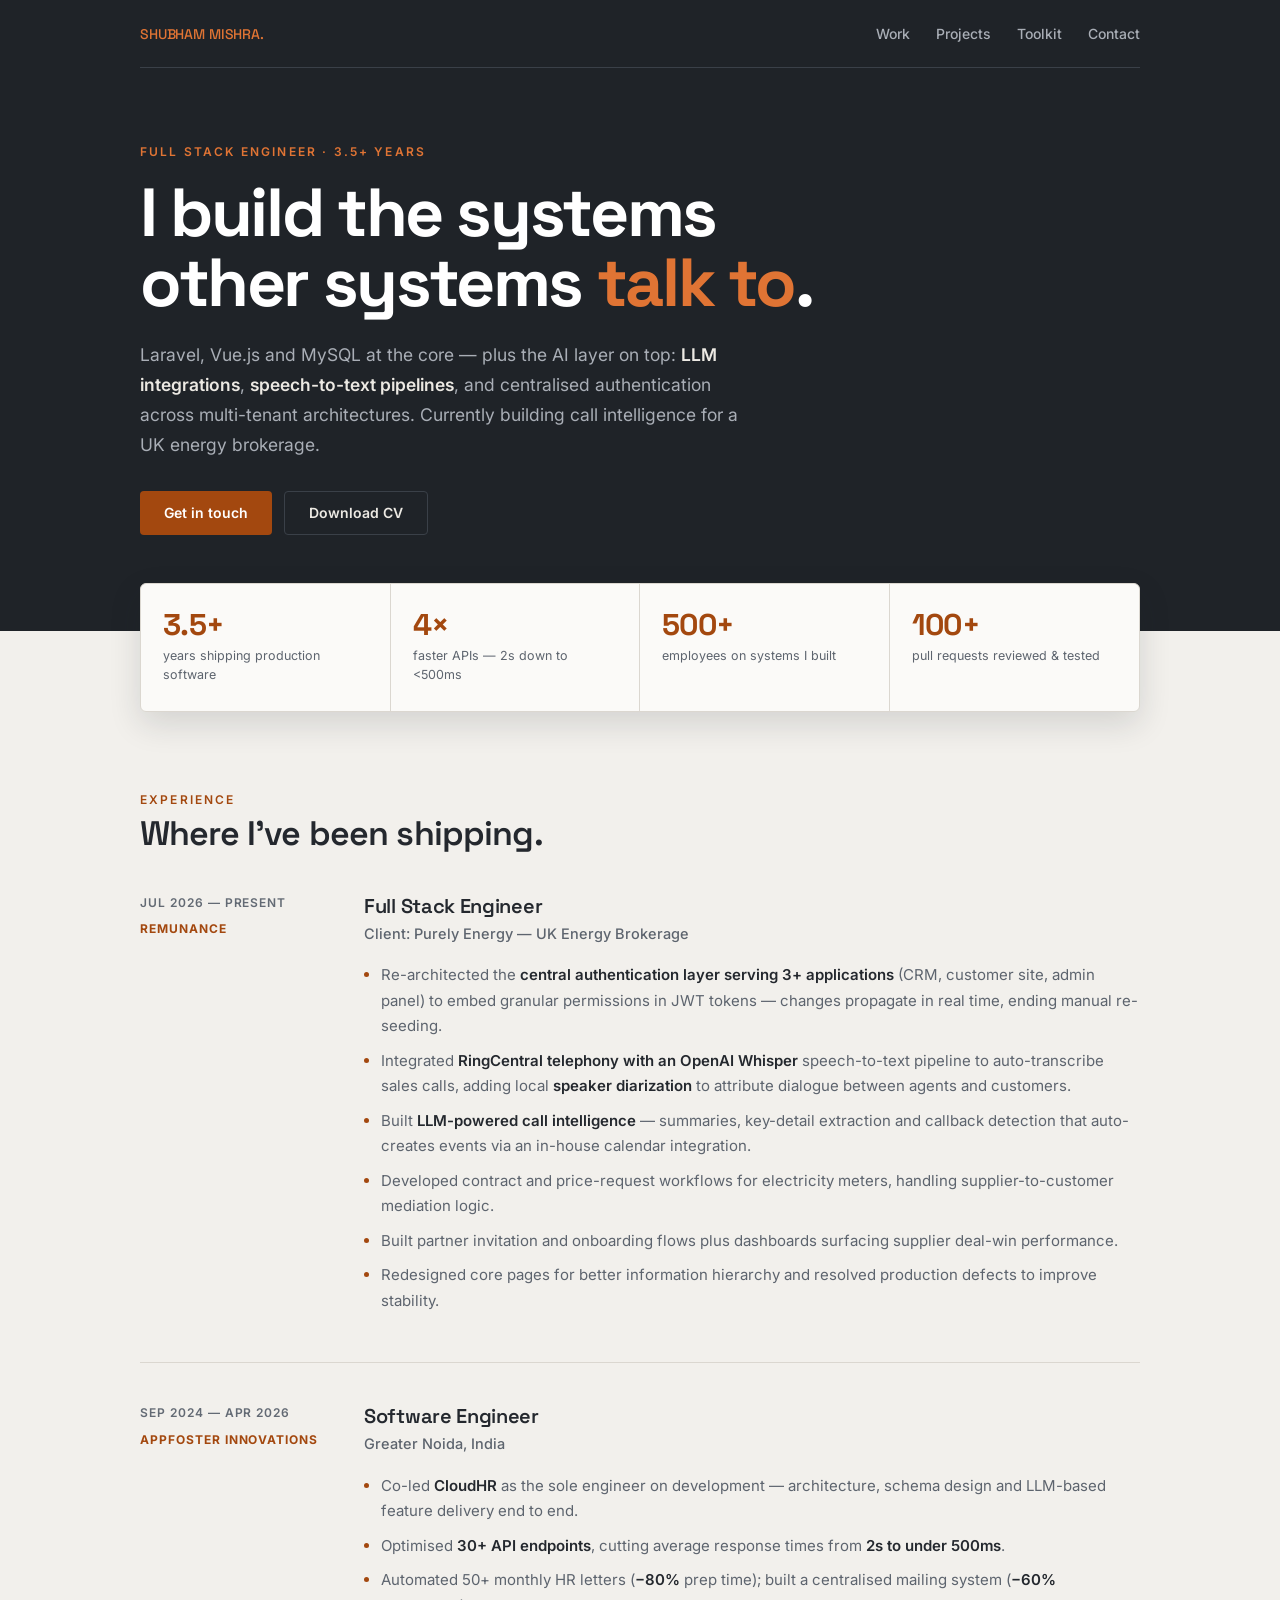
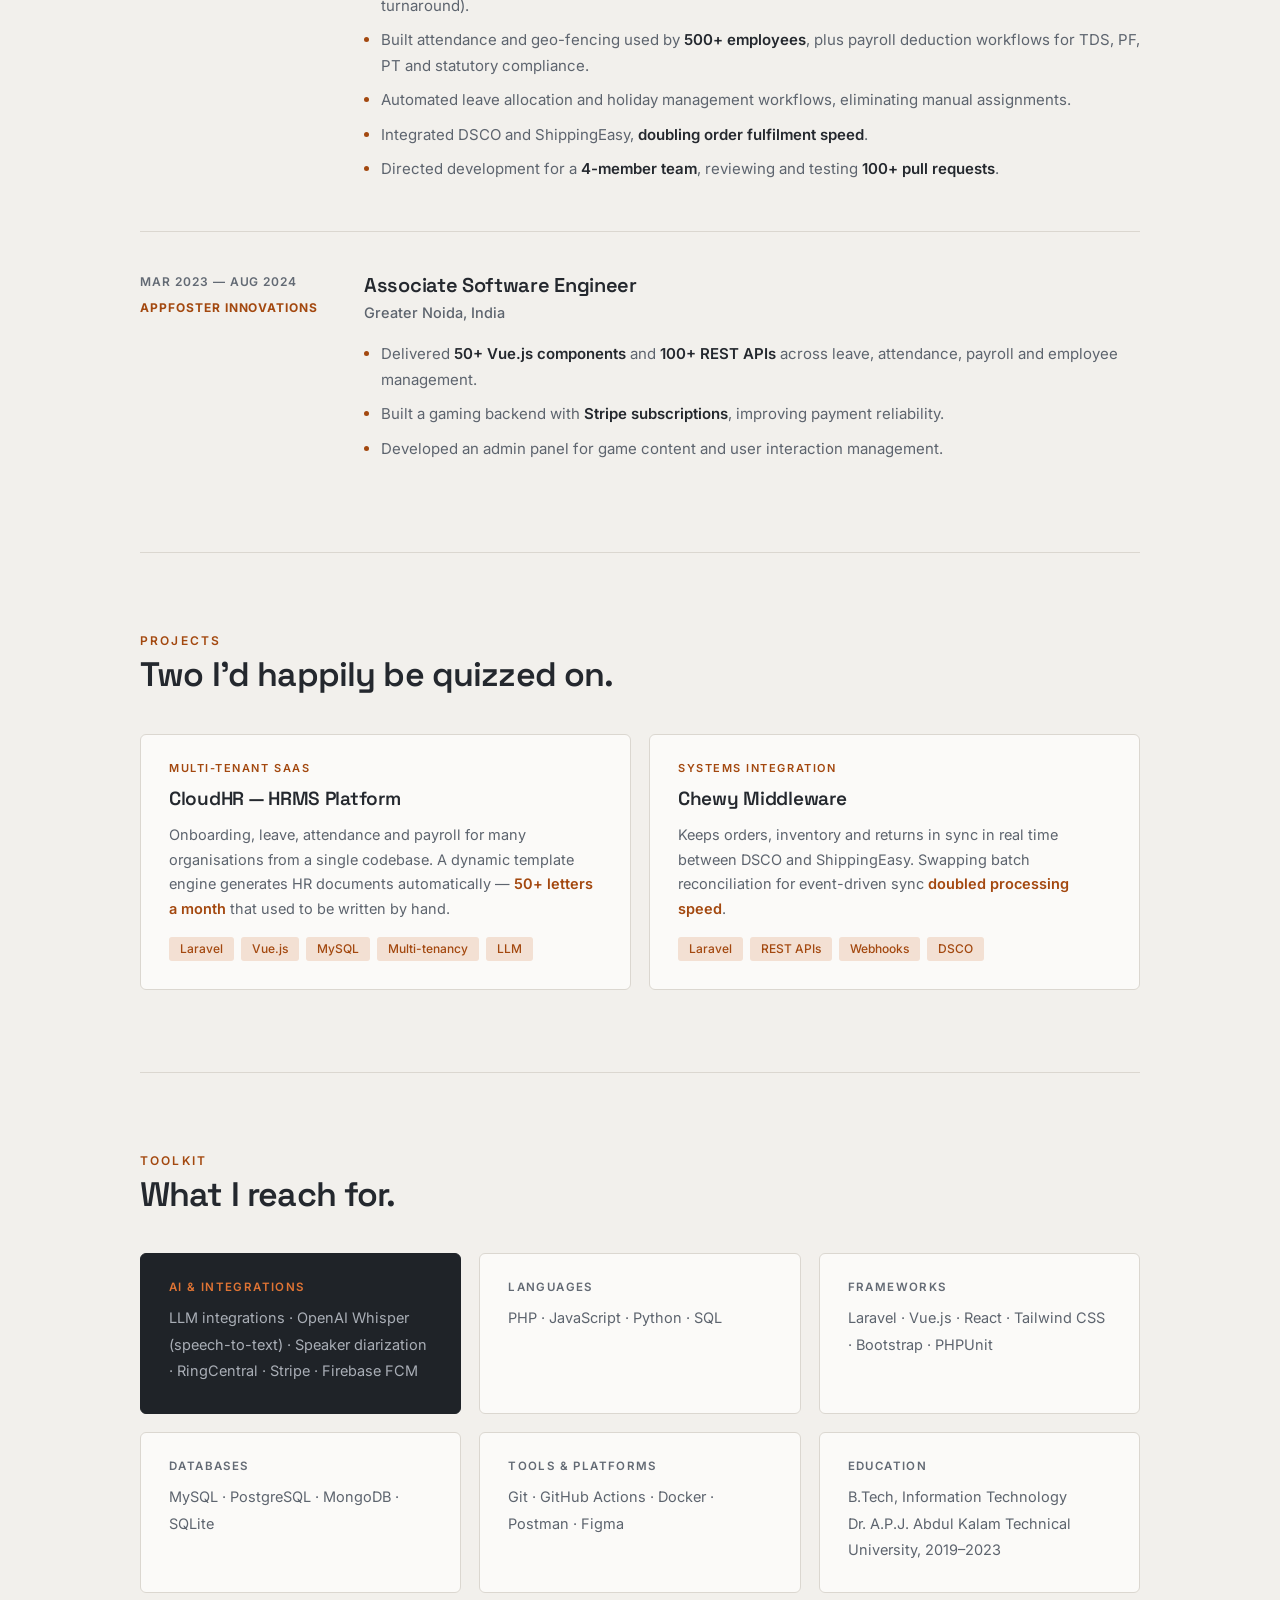
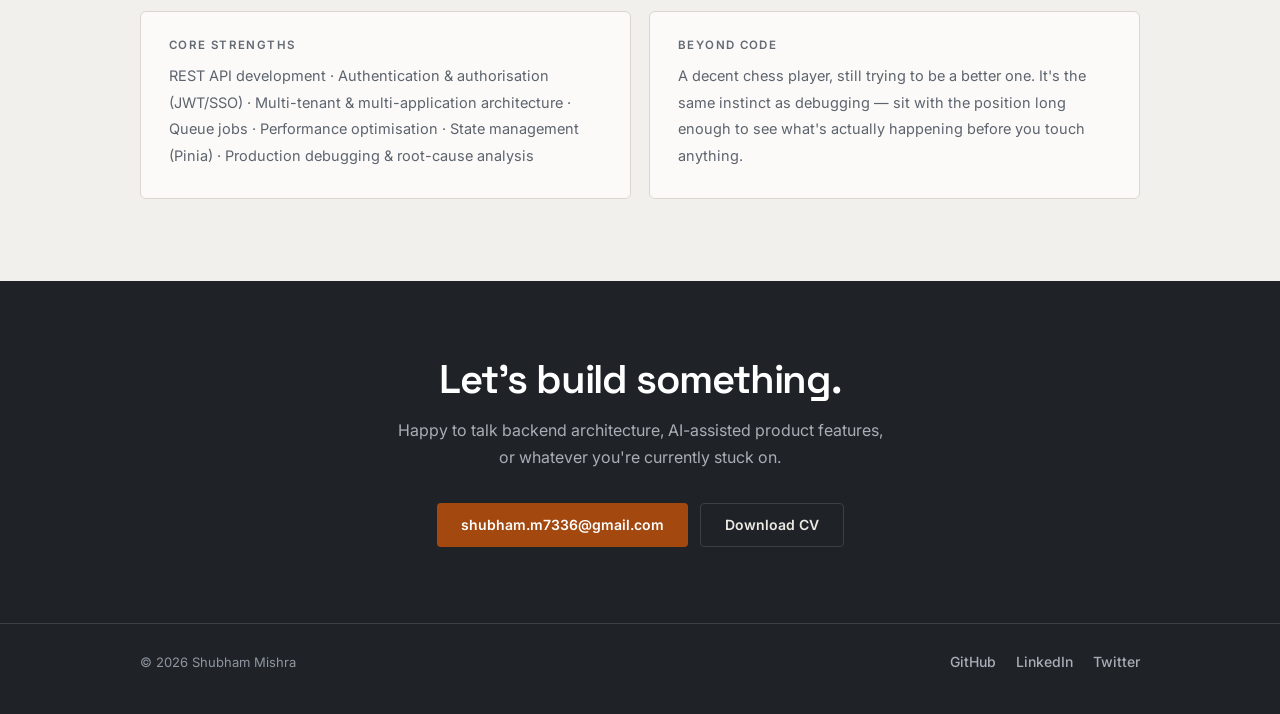
<file: index.html>
<!DOCTYPE html>
<html lang="en">
<head>
<meta charset="UTF-8">
<meta name="viewport" content="width=device-width, initial-scale=1.0">

<title>Shubham Mishra — Full Stack Engineer</title>
<meta name="description" content="Full Stack Engineer with 3.5+ years building scalable web applications with Laravel, Vue.js and MySQL — plus LLM integrations, speech-to-text pipelines and multi-tenant authentication.">
<meta name="author" content="Shubham Mishra">
<meta name="theme-color" content="#1f2328">

<!-- Open Graph / social share cards -->
<meta property="og:type" content="website">
<meta property="og:url" content="https://shubhs-mishra.github.io/">
<meta property="og:title" content="Shubham Mishra — Full Stack Engineer">
<meta property="og:description" content="Laravel, Vue.js and MySQL at the core — plus LLM integrations, speech-to-text pipelines and centralised auth across multi-tenant architectures.">
<meta name="twitter:card" content="summary_large_image">
<meta name="twitter:creator" content="@Shubhs1011">
<!--
  OG SHARE IMAGE — disabled until you have an image to use.
  This is what shows as the preview when the link is pasted into
  LinkedIn / WhatsApp / Slack. Ideal size is 1200x630.
  To enable: drop the file in assets/ and uncomment the line below.

  <meta property="og:image" content="https://shubhs-mishra.github.io/assets/og-card.png">
-->

<link rel="icon" href="assets/favicon.ico">
<link rel="canonical" href="https://shubhs-mishra.github.io/">
<link rel="preconnect" href="https://fonts.googleapis.com">
<link rel="preconnect" href="https://fonts.gstatic.com" crossorigin>
<link href="https://fonts.googleapis.com/css2?family=Space+Grotesk:wght@400;500;600;700&family=Inter:wght@400;500;600&display=swap" rel="stylesheet">
<link rel="stylesheet" href="styles.css">
</head>
<body>

<a class="skip" href="#work">Skip to content</a>

<div class="top">
  <div class="wrap">

    <nav class="topnav" aria-label="Primary">
      <a class="mark" href="#top">SHUBHAM MISHRA<span>.</span></a>
      <ul>
        <li><a href="#work">Work</a></li>
        <li><a href="#projects">Projects</a></li>
        <li><a href="#toolkit">Toolkit</a></li>
        <li><a href="#contact">Contact</a></li>
      </ul>
    </nav>

    <header class="hero" id="top">
      <div class="hero-copy">
        <p class="eyebrow">Full Stack Engineer · 3.5+ years</p>
        <h1>I build the systems<br>other systems <em>talk to</em>.</h1>
        <p class="lede">Laravel, Vue.js and MySQL at the core — plus the AI layer on top: <strong>LLM integrations</strong>, <strong>speech-to-text pipelines</strong>, and centralised authentication across multi-tenant architectures. Currently building call intelligence for a UK energy brokerage.</p>
        <div class="cta-row">
          <a class="btn btn-primary" href="mailto:shubham.m7336@gmail.com">Get in touch</a>
          <a class="btn btn-ghost" href="assets/Shubham-Mishra-CV.pdf">Download CV</a>
        </div>
      </div>

      <!-- ==================================================================
           PROFILE PHOTO : currently switched off.

           TO TURN IT BACK ON:
             1. Put your new photo in  assets/  (e.g. assets/portrait.jpg),
                or use any hosted image URL.
             2. Point the src="" below at it.
             3. Delete the two lines below that say DELETE_THIS_LINE.

           That's it. The hero switches to a two column layout on its own,
           no CSS changes needed (see the .hero:has(.portrait) rule in
           styles.css). Best results with a portrait orientation image,
           roughly 840x1000 or larger. Keep the alt text.
           ================================================================== -->

      <!-- DELETE_THIS_LINE
      <div class="portrait">
        <img src="assets/portrait.jpg" alt="Shubham Mishra" width="420" height="500">
      </div>
      DELETE_THIS_LINE -->

    </header>
  </div>
</div>

<div class="wrap">
  <div class="stats">
    <div class="stat"><b>3.5+</b><span>years shipping production software</span></div>
    <div class="stat"><b>4&times;</b><span>faster APIs — 2s down to &lt;500ms</span></div>
    <div class="stat"><b>500+</b><span>employees on systems I built</span></div>
    <div class="stat"><b>100+</b><span>pull requests reviewed &amp; tested</span></div>
  </div>
</div>

<main class="wrap">

  <section class="body-sec" id="work" aria-labelledby="work-h">
    <h2>Experience</h2>
    <p class="sec-title" id="work-h">Where I've been shipping.</p>

    <article class="job">
      <div class="when">Jul 2026 — Present<b>Remunance</b></div>
      <div>
        <h3>Full Stack Engineer</h3>
        <p class="where">Client: Purely Energy — UK Energy Brokerage</p>
        <ul>
          <li>Re-architected the <strong>central authentication layer serving 3+ applications</strong> (CRM, customer site, admin panel) to embed granular permissions in JWT tokens — changes propagate in real time, ending manual re-seeding.</li>
          <li>Integrated <strong>RingCentral telephony with an OpenAI Whisper</strong> speech-to-text pipeline to auto-transcribe sales calls, adding local <strong>speaker diarization</strong> to attribute dialogue between agents and customers.</li>
          <li>Built <strong>LLM-powered call intelligence</strong> — summaries, key-detail extraction and callback detection that auto-creates events via an in-house calendar integration.</li>
          <li>Developed contract and price-request workflows for electricity meters, handling supplier-to-customer mediation logic.</li>
          <li>Built partner invitation and onboarding flows plus dashboards surfacing supplier deal-win performance.</li>
          <li>Redesigned core pages for better information hierarchy and resolved production defects to improve stability.</li>
        </ul>
      </div>
    </article>

    <article class="job">
      <div class="when">Sep 2024 — Apr 2026<b>Appfoster Innovations</b></div>
      <div>
        <h3>Software Engineer</h3>
        <p class="where">Greater Noida, India</p>
        <ul>
          <li>Co-led <strong>CloudHR</strong> as the sole engineer on development — architecture, schema design and LLM-based feature delivery end to end.</li>
          <li>Optimised <strong>30+ API endpoints</strong>, cutting average response times from <strong>2s to under 500ms</strong>.</li>
          <li>Automated 50+ monthly HR letters (<strong>&minus;80%</strong> prep time); built a centralised mailing system (<strong>&minus;60%</strong> turnaround).</li>
          <li>Built attendance and geo-fencing used by <strong>500+ employees</strong>, plus payroll deduction workflows for TDS, PF, PT and statutory compliance.</li>
          <li>Automated leave allocation and holiday management workflows, eliminating manual assignments.</li>
          <li>Integrated DSCO and ShippingEasy, <strong>doubling order fulfilment speed</strong>.</li>
          <li>Directed development for a <strong>4-member team</strong>, reviewing and testing <strong>100+ pull requests</strong>.</li>
        </ul>
      </div>
    </article>

    <article class="job">
      <div class="when">Mar 2023 — Aug 2024<b>Appfoster Innovations</b></div>
      <div>
        <h3>Associate Software Engineer</h3>
        <p class="where">Greater Noida, India</p>
        <ul>
          <li>Delivered <strong>50+ Vue.js components</strong> and <strong>100+ REST APIs</strong> across leave, attendance, payroll and employee management.</li>
          <li>Built a gaming backend with <strong>Stripe subscriptions</strong>, improving payment reliability.</li>
          <li>Developed an admin panel for game content and user interaction management.</li>
        </ul>
      </div>
    </article>
  </section>

  <section class="body-sec" id="projects" aria-labelledby="proj-h">
    <h2>Projects</h2>
    <p class="sec-title" id="proj-h">Two I'd happily be quizzed on.</p>
    <div class="bento">
      <article class="cell wide">
        <p class="kicker">Multi-tenant SaaS</p>
        <h3>CloudHR — HRMS Platform</h3>
        <p>Onboarding, leave, attendance and payroll for many organisations from a single codebase. A dynamic template engine generates HR documents automatically — <span class="metric">50+ letters a month</span> that used to be written by hand.</p>
        <ul class="tags"><li>Laravel</li><li>Vue.js</li><li>MySQL</li><li>Multi-tenancy</li><li>LLM</li></ul>
      </article>
      <article class="cell wide">
        <p class="kicker">Systems integration</p>
        <h3>Chewy Middleware</h3>
        <p>Keeps orders, inventory and returns in sync in real time between DSCO and ShippingEasy. Swapping batch reconciliation for event-driven sync <span class="metric">doubled processing speed</span>.</p>
        <ul class="tags"><li>Laravel</li><li>REST APIs</li><li>Webhooks</li><li>DSCO</li></ul>
      </article>
    </div>
  </section>

  <section class="body-sec" id="toolkit" aria-labelledby="tool-h">
    <h2>Toolkit</h2>
    <p class="sec-title" id="tool-h">What I reach for.</p>
    <div class="bento">
      <article class="cell dark third">
        <h4>AI &amp; Integrations</h4>
        <p class="list">LLM integrations · OpenAI Whisper (speech-to-text) · Speaker diarization · RingCentral · Stripe · Firebase FCM</p>
      </article>
      <article class="cell third"><h4>Languages</h4><p class="list">PHP · JavaScript · Python · SQL</p></article>
      <article class="cell third"><h4>Frameworks</h4><p class="list">Laravel · Vue.js · React · Tailwind CSS · Bootstrap · PHPUnit</p></article>
      <article class="cell third"><h4>Databases</h4><p class="list">MySQL · PostgreSQL · MongoDB · SQLite</p></article>
      <article class="cell third"><h4>Tools &amp; Platforms</h4><p class="list">Git · GitHub Actions · Docker · Postman · Figma</p></article>
      <article class="cell third"><h4>Education</h4><p class="list">B.Tech, Information Technology<br>Dr. A.P.J. Abdul Kalam Technical University, 2019–2023</p></article>
      <article class="cell wide"><h4>Core Strengths</h4><p class="list">REST API development · Authentication &amp; authorisation (JWT/SSO) · Multi-tenant &amp; multi-application architecture · Queue jobs · Performance optimisation · State management (Pinia) · Production debugging &amp; root-cause analysis</p></article>
      <article class="cell wide"><h4>Beyond code</h4><p class="list">A decent chess player, still trying to be a better one. It's the same instinct as debugging — sit with the position long enough to see what's actually happening before you touch anything.</p></article>
    </div>
  </section>

</main>

<section class="contact" id="contact" aria-labelledby="contact-h">
  <div class="wrap">
    <h3 id="contact-h">Let's build something.</h3>
    <p>Happy to talk backend architecture, AI-assisted product features, or whatever you're currently stuck on.</p>
    <div class="cta-row">
      <a class="btn btn-primary" href="mailto:shubham.m7336@gmail.com">shubham.m7336@gmail.com</a>
      <a class="btn btn-ghost" href="assets/Shubham-Mishra-CV.pdf">Download CV</a>
    </div>
  </div>
</section>

<footer>
  <div class="wrap foot-in">
    <p>&copy; <span id="year">2026</span> Shubham Mishra</p>
    <div class="socials">
      <a href="https://github.com/Shubhs-Mishra" rel="me noopener">GitHub</a>
      <a href="https://www.linkedin.com/in/shubhs10" rel="me noopener">LinkedIn</a>
      <a href="https://twitter.com/Shubhs1011" rel="me noopener">Twitter</a>
    </div>
  </div>
</footer>

<script src="main.js" defer></script>
</body>
</html>
</file>
<file: styles.css>
/* ==========================================================================
   Shubham Mishra — personal site
   Layout: dark hero → light "paper" body with a bento card grid.
   No build step, no dependencies. Edit this file directly.
   ========================================================================== */

:root{
  /* dark surfaces */
  --dark:#1f2328; --dark-2:#2a2f36; --dark-3:#363c45;
  /* light surfaces */
  --paper:#f2f0ec; --paper-2:#e7e4de; --card:#fbfaf8;
  /* text on dark */
  --ink-d:#ece9e3; --ink-d2:#a9aeb6;
  /* text on light */
  --ink-l:#24282e; --ink-l2:#5d646e; --ink-l3:#636a74;
  /* accent — all pairings verified at WCAG AA (>=4.5:1) */
  --accent:#a3480f; --accent-2:#e07434; --accent-soft:#f3e0d3;
  /* hairlines */
  --line-d:#3a4048; --line-l:#dbd7d0;
}

*{box-sizing:border-box}
html{scroll-behavior:smooth}
body{
  margin:0; background:var(--paper); color:var(--ink-l);
  font-family:'Inter',system-ui,-apple-system,sans-serif;
  font-size:16px; line-height:1.7; -webkit-font-smoothing:antialiased;
}
@media (prefers-reduced-motion:reduce){
  html{scroll-behavior:auto}
  *{transition:none!important; animation:none!important}
}
:focus-visible{outline:2px solid var(--accent); outline-offset:3px; border-radius:4px}
.top :focus-visible,.contact :focus-visible,footer :focus-visible{outline-color:var(--accent-2)}
img{max-width:100%; display:block}

.wrap{max-width:1080px; margin:0 auto; padding:0 40px}
@media(max-width:640px){.wrap{padding:0 22px}}

/* skip link — visible only once focused via keyboard */
.skip{
  position:absolute; left:-9999px; top:0; z-index:200;
  background:var(--accent); color:#fff; padding:12px 20px;
  font:600 14px/1 'Inter',sans-serif; text-decoration:none; border-radius:0 0 6px 0;
}
.skip:focus{left:0}

/* ==========================================================================
   Dark hero
   ========================================================================== */
.top{background:var(--dark); color:var(--ink-d); padding-bottom:96px}

.topnav{
  border-bottom:1px solid var(--line-d);
  display:flex; align-items:center; justify-content:space-between;
  gap:16px 26px; flex-wrap:wrap; padding:20px 0; margin-bottom:78px;
}
.mark{
  font:700 15px/1 'Space Grotesk',sans-serif; letter-spacing:-.01em;
  color:var(--ink-d); text-decoration:none;
}
.mark span{color:var(--accent-2)}
.topnav ul{display:flex; gap:26px; list-style:none; margin:0; padding:0; flex-wrap:wrap}
.topnav a{color:var(--ink-d2); text-decoration:none; font-size:14px; font-weight:500; transition:.18s}
.topnav a:hover,.topnav a.is-active{color:var(--accent-2)}
@media(max-width:560px){
  .topnav{gap:14px; margin-bottom:52px}
  .topnav ul{gap:18px; width:100%}
  .topnav a{font-size:13.5px}
}

/* Single column by default (no photo). Adding the .portrait block back into
   index.html automatically switches this to two columns — nothing else to change. */
.hero{display:grid; grid-template-columns:1fr; gap:56px; align-items:center}
.hero:has(.portrait){grid-template-columns:1fr 210px}

.eyebrow{
  font:600 12px/1 'Inter',sans-serif; letter-spacing:.18em; text-transform:uppercase;
  color:var(--accent-2); margin:0 0 20px;
}
.hero h1{
  font:700 clamp(40px,6.6vw,68px)/1.03 'Space Grotesk',sans-serif;
  letter-spacing:-.035em; margin:0 0 22px; color:#fff;
}
.hero h1 em{font-style:normal; color:var(--accent-2)}
.hero .lede{font-size:17.5px; color:var(--ink-d2); max-width:56ch; margin:0 0 32px}
.hero .lede strong{color:var(--ink-d); font-weight:600}

.portrait{
  width:210px; height:250px; border-radius:4px; overflow:hidden;
  background:var(--dark-2); border:1px solid var(--line-d);
}
.portrait img{width:100%; height:100%; object-fit:cover}
@media(max-width:820px){
  .hero:has(.portrait){grid-template-columns:1fr; gap:34px}
  .portrait{width:132px; height:158px; order:-1}
}

.cta-row{display:flex; flex-wrap:wrap; gap:12px}
.btn{
  display:inline-flex; align-items:center; gap:8px; text-decoration:none;
  font:600 14px/1 'Inter',sans-serif; padding:14px 24px; border-radius:4px; transition:.2s;
}
.btn-primary{background:var(--accent); color:#fff}
.btn-primary:hover{background:var(--accent-2)}
.btn-ghost{background:transparent; color:var(--ink-d); border:1px solid var(--line-d)}
.btn-ghost:hover{border-color:var(--accent-2); color:var(--accent-2)}

/* stats strip — deliberately straddles the dark/light boundary */
.stats{
  background:var(--card); border:1px solid var(--line-l); border-radius:6px;
  display:grid; grid-template-columns:repeat(4,1fr);
  margin-top:-48px; position:relative; z-index:2;
  box-shadow:0 12px 32px rgba(31,35,40,.14);
}
.stat{padding:26px 22px; border-right:1px solid var(--line-l)}
.stat:last-child{border-right:none}
.stat b{
  display:block; font:700 30px/1 'Space Grotesk',sans-serif;
  color:var(--accent); letter-spacing:-.02em; margin-bottom:7px;
}
.stat span{font-size:12.5px; color:var(--ink-l2); line-height:1.5; display:block}
@media(max-width:760px){
  .stats{grid-template-columns:1fr 1fr}
  .stat:nth-child(2){border-right:none}
  .stat:nth-child(1),.stat:nth-child(2){border-bottom:1px solid var(--line-l)}
}

/* ==========================================================================
   Light body
   ========================================================================== */
.body-sec{padding:82px 0}
.body-sec + .body-sec{border-top:1px solid var(--line-l)}
h2{
  font:600 12px/1 'Inter',sans-serif; letter-spacing:.18em; text-transform:uppercase;
  color:var(--accent); margin:0 0 8px;
}
.sec-title{
  font:600 clamp(25px,3.6vw,34px)/1.2 'Space Grotesk',sans-serif;
  letter-spacing:-.025em; margin:0 0 38px; color:var(--ink-l);
}

/* experience */
.job{
  display:grid; grid-template-columns:190px 1fr; gap:34px;
  padding-bottom:40px; margin-bottom:40px; border-bottom:1px solid var(--line-l);
}
.job:last-child{border-bottom:none; padding-bottom:0; margin-bottom:0}
.job .when{
  font:600 12px/1.7 'Inter',sans-serif; letter-spacing:.08em;
  text-transform:uppercase; color:var(--ink-l3);
}
.job .when b{display:block; color:var(--accent); font-size:12px; margin-top:6px; letter-spacing:.08em}
.job h3{font:600 20px/1.3 'Space Grotesk',sans-serif; margin:0 0 3px; letter-spacing:-.015em}
.job .where{font-size:14.5px; color:var(--ink-l2); margin:0 0 16px; font-weight:500}
.job ul{margin:0; padding-left:17px; color:var(--ink-l2); font-size:15px}
.job li{margin-bottom:9px}
.job li::marker{color:var(--accent)}
.job li strong{color:var(--ink-l); font-weight:600}
@media(max-width:760px){.job{grid-template-columns:1fr; gap:12px}}

/* bento grid — shared by Projects and Toolkit */
.bento{display:grid; grid-template-columns:repeat(6,1fr); gap:18px}
.cell{
  background:var(--card); border:1px solid var(--line-l);
  border-radius:6px; padding:28px; transition:.2s;
}
.cell:hover{border-color:var(--accent); transform:translateY(-2px); box-shadow:0 8px 22px rgba(31,35,40,.08)}
.cell.wide{grid-column:span 3}
.cell.third{grid-column:span 2}
.cell.dark{background:var(--dark); border-color:var(--dark); color:var(--ink-d)}
.cell.dark h3,.cell.dark h4{color:#fff}
.cell.dark p,.cell.dark .list{color:var(--ink-d2)}
.cell.dark h4{color:var(--accent-2)}
.cell .kicker{
  font:600 11px/1 'Inter',sans-serif; letter-spacing:.14em;
  text-transform:uppercase; color:var(--accent); margin:0 0 13px;
}
.cell h3{font:600 19px/1.3 'Space Grotesk',sans-serif; margin:0 0 11px; letter-spacing:-.015em}
.cell h4{
  font:600 11.5px/1 'Inter',sans-serif; letter-spacing:.12em;
  text-transform:uppercase; color:var(--ink-l3); margin:0 0 11px;
}
.cell p{margin:0 0 15px; font-size:14.5px; color:var(--ink-l2)}
.cell p:last-child{margin-bottom:0}
.cell .metric{color:var(--accent); font-weight:600}
.cell.dark .metric{color:var(--accent-2)}
.list{margin:0; font-size:14.5px; color:var(--ink-l2); line-height:1.85}
.tags{display:flex; flex-wrap:wrap; gap:7px; list-style:none; margin:0; padding:0}
.tags li{
  font:500 12px/1 'Inter',sans-serif; color:var(--accent);
  background:var(--accent-soft); padding:6px 11px; border-radius:3px;
}
@media(max-width:860px){
  .bento{grid-template-columns:1fr}
  .cell.wide,.cell.third{grid-column:span 1}
}

/* ==========================================================================
   Contact + footer
   ========================================================================== */
.contact{background:var(--dark); color:var(--ink-d); padding:76px 0; text-align:center}
.contact h3{
  font:600 clamp(28px,4.6vw,40px)/1.15 'Space Grotesk',sans-serif;
  margin:0 0 14px; color:#fff; letter-spacing:-.03em;
}
.contact p{color:var(--ink-d2); max-width:50ch; margin:0 auto 32px; font-size:16px}
.contact .cta-row{justify-content:center}

footer{
  background:var(--dark); border-top:1px solid var(--line-d);
  padding:26px 0 40px; font-size:13px; color:#8f969f;
}
.foot-in{display:flex; flex-wrap:wrap; gap:14px; justify-content:space-between; align-items:center}
.foot-in p{margin:0}
.socials{display:flex; gap:20px; flex-wrap:wrap}
.socials a{color:var(--ink-d2); text-decoration:none; font-size:14px; font-weight:500; transition:.18s}
.socials a:hover{color:var(--accent-2)}

/* print — so "Save as PDF" from the browser produces something sane */
@media print{
  .topnav,.cta-row,.skip,.stats{display:none}
  .top,.contact,footer,.cell.dark{background:#fff!important; color:#000!important}
  .hero h1,.contact h3,.cell.dark h3,.cell.dark h4{color:#000!important}
  .hero .lede,.cell.dark p,.cell.dark .list,.socials a{color:#333!important}
  body{background:#fff}
  .cell{break-inside:avoid}
}
</file>
